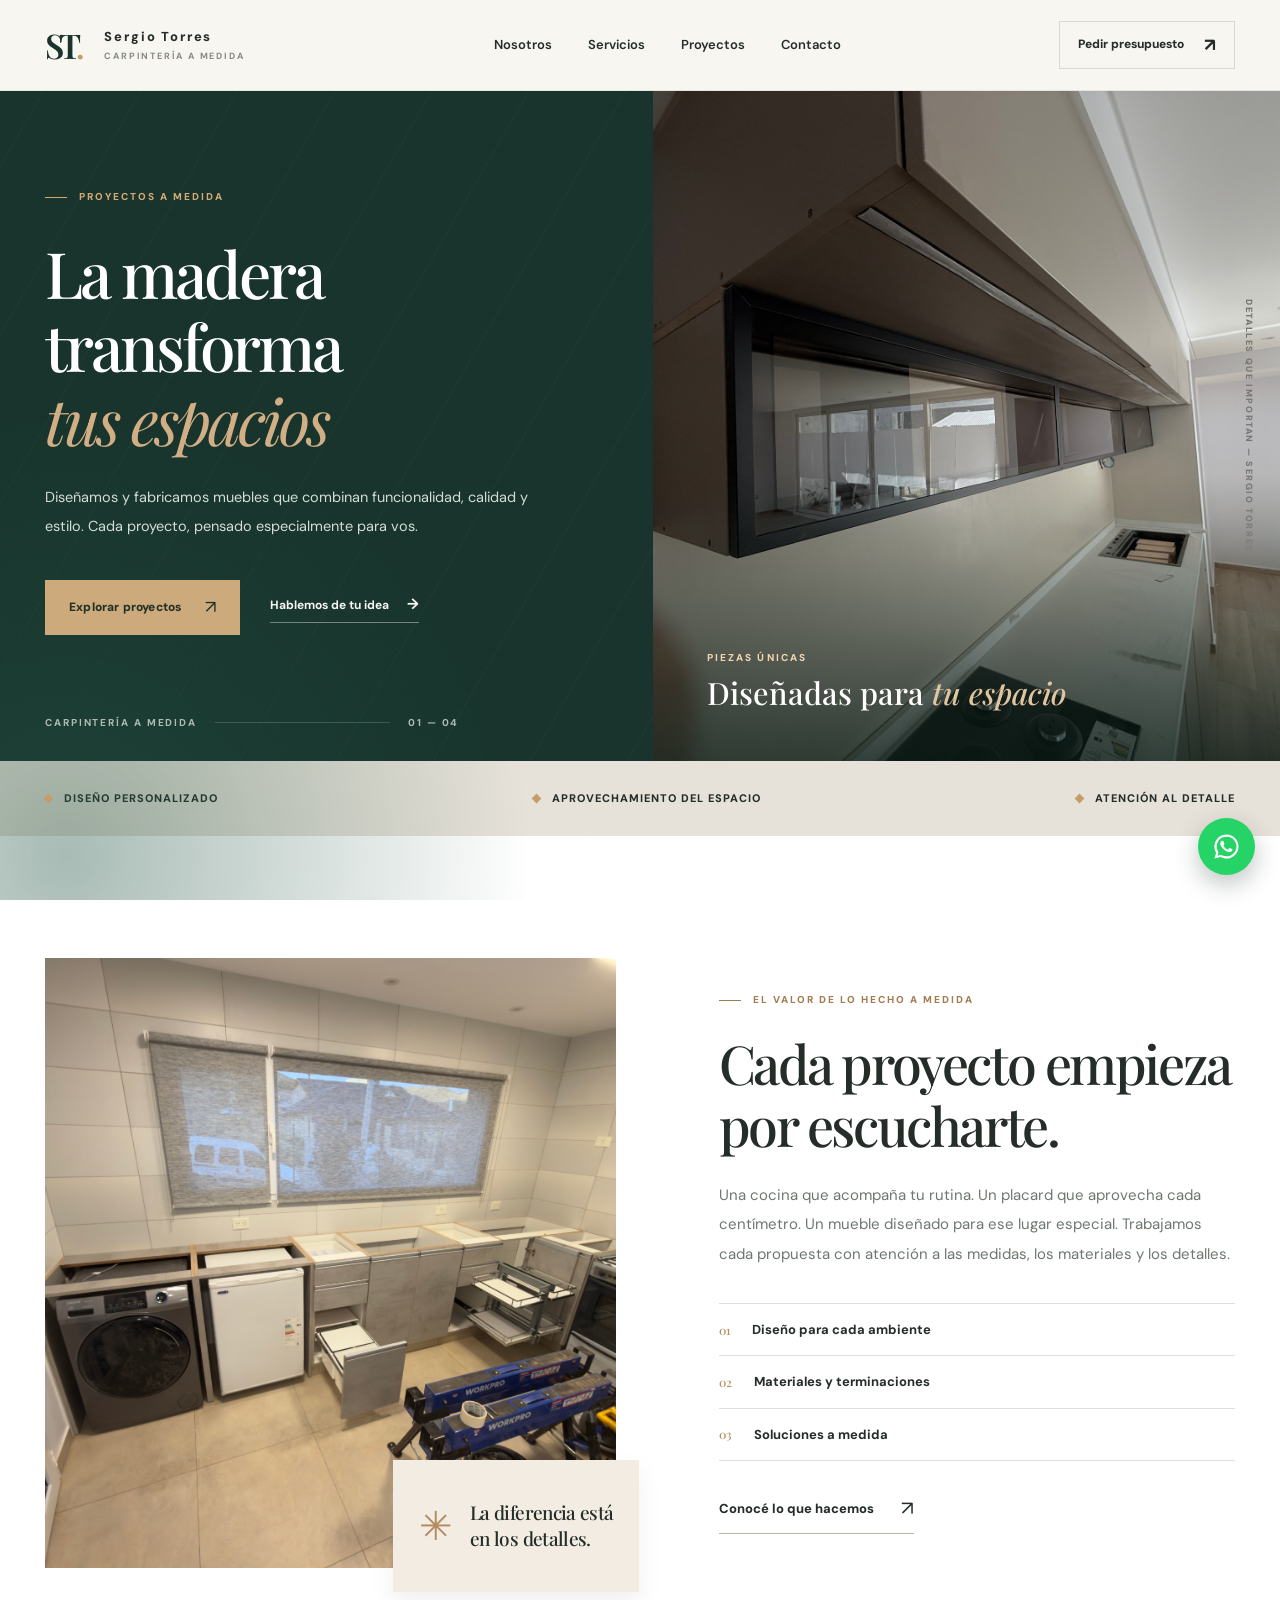
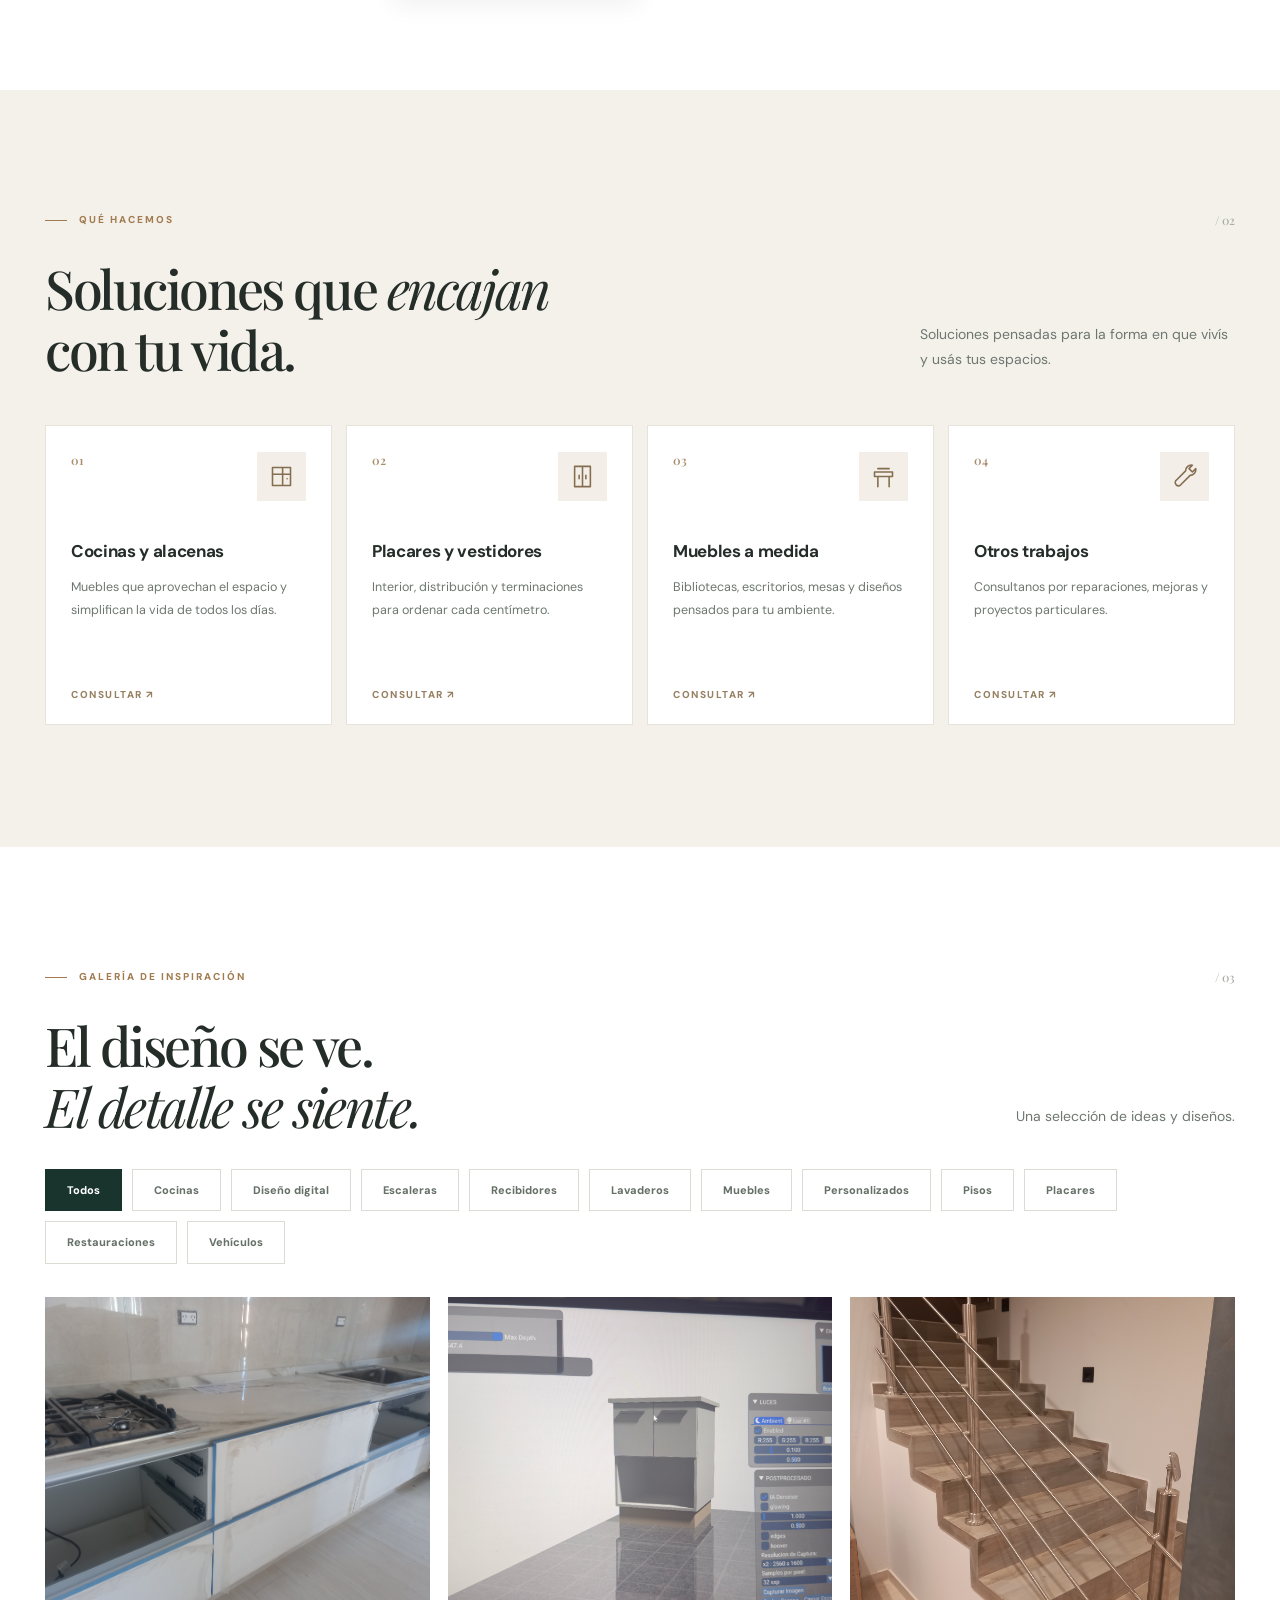
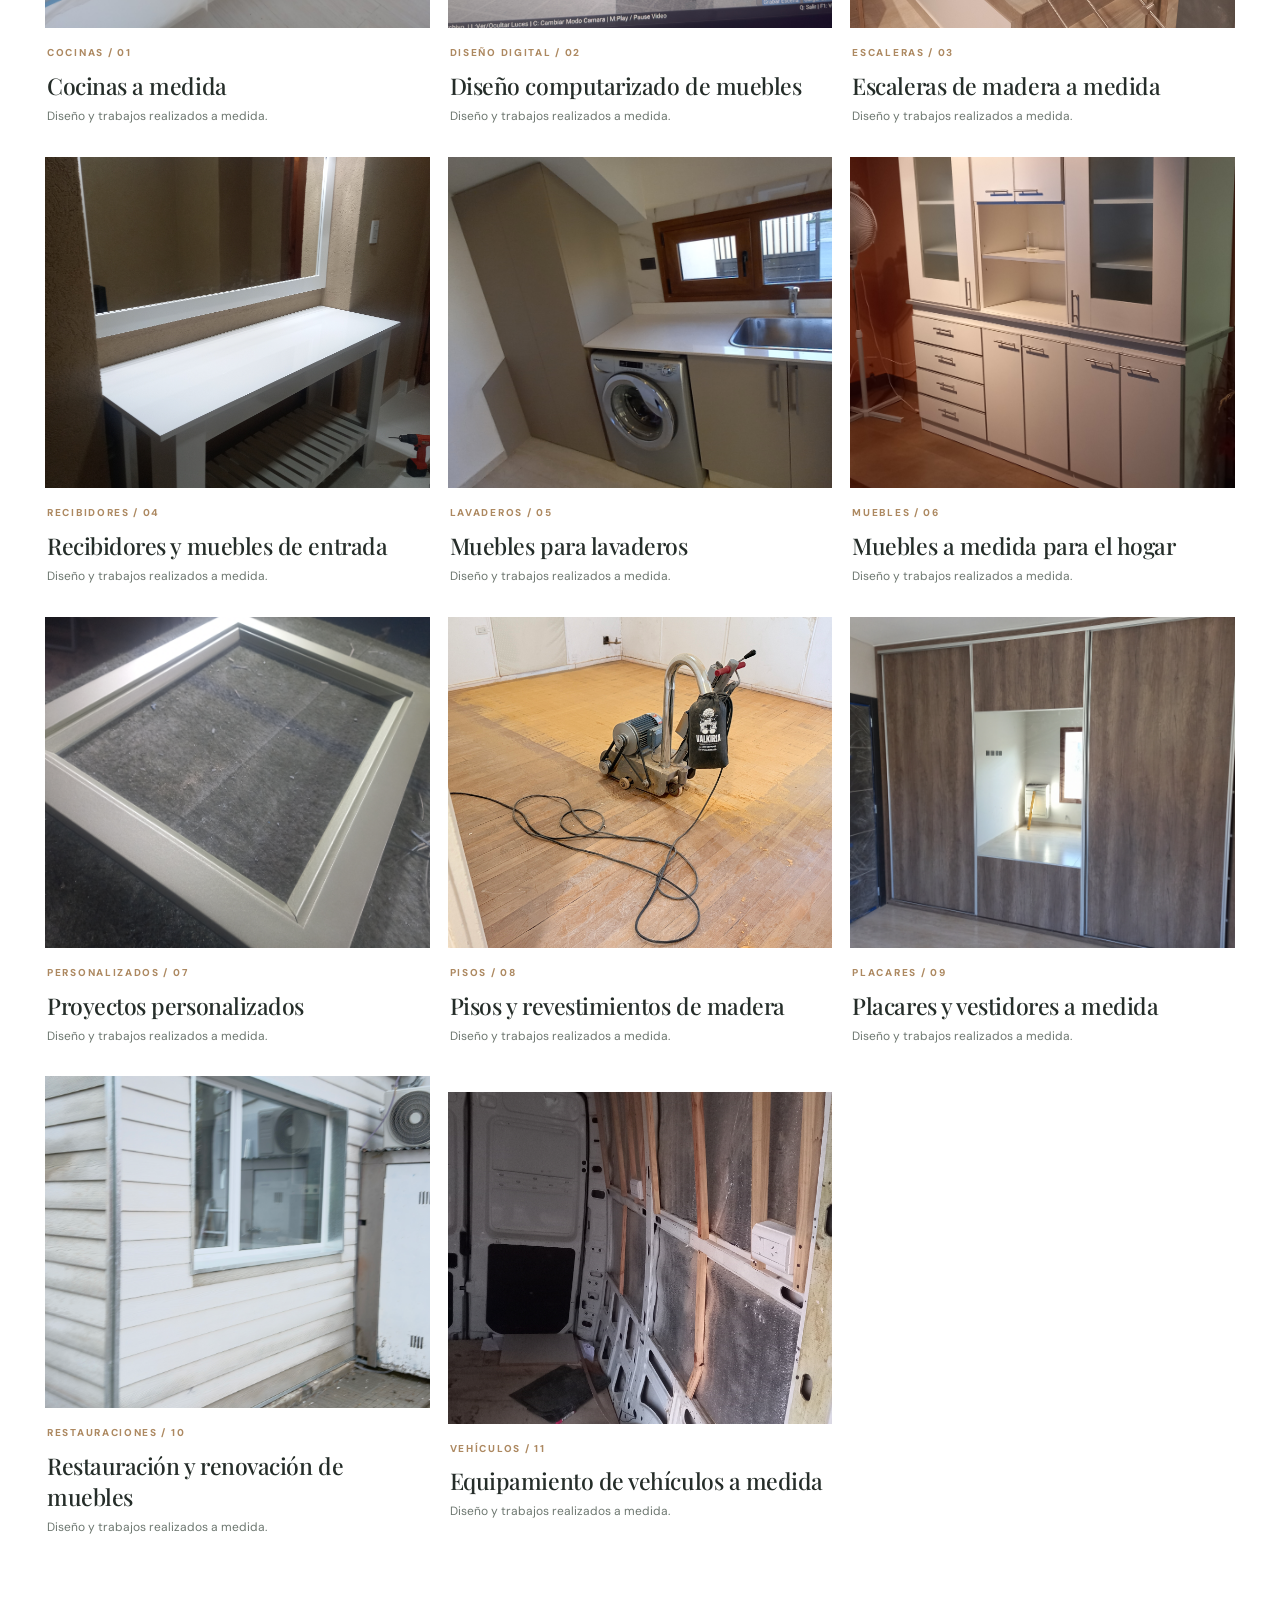
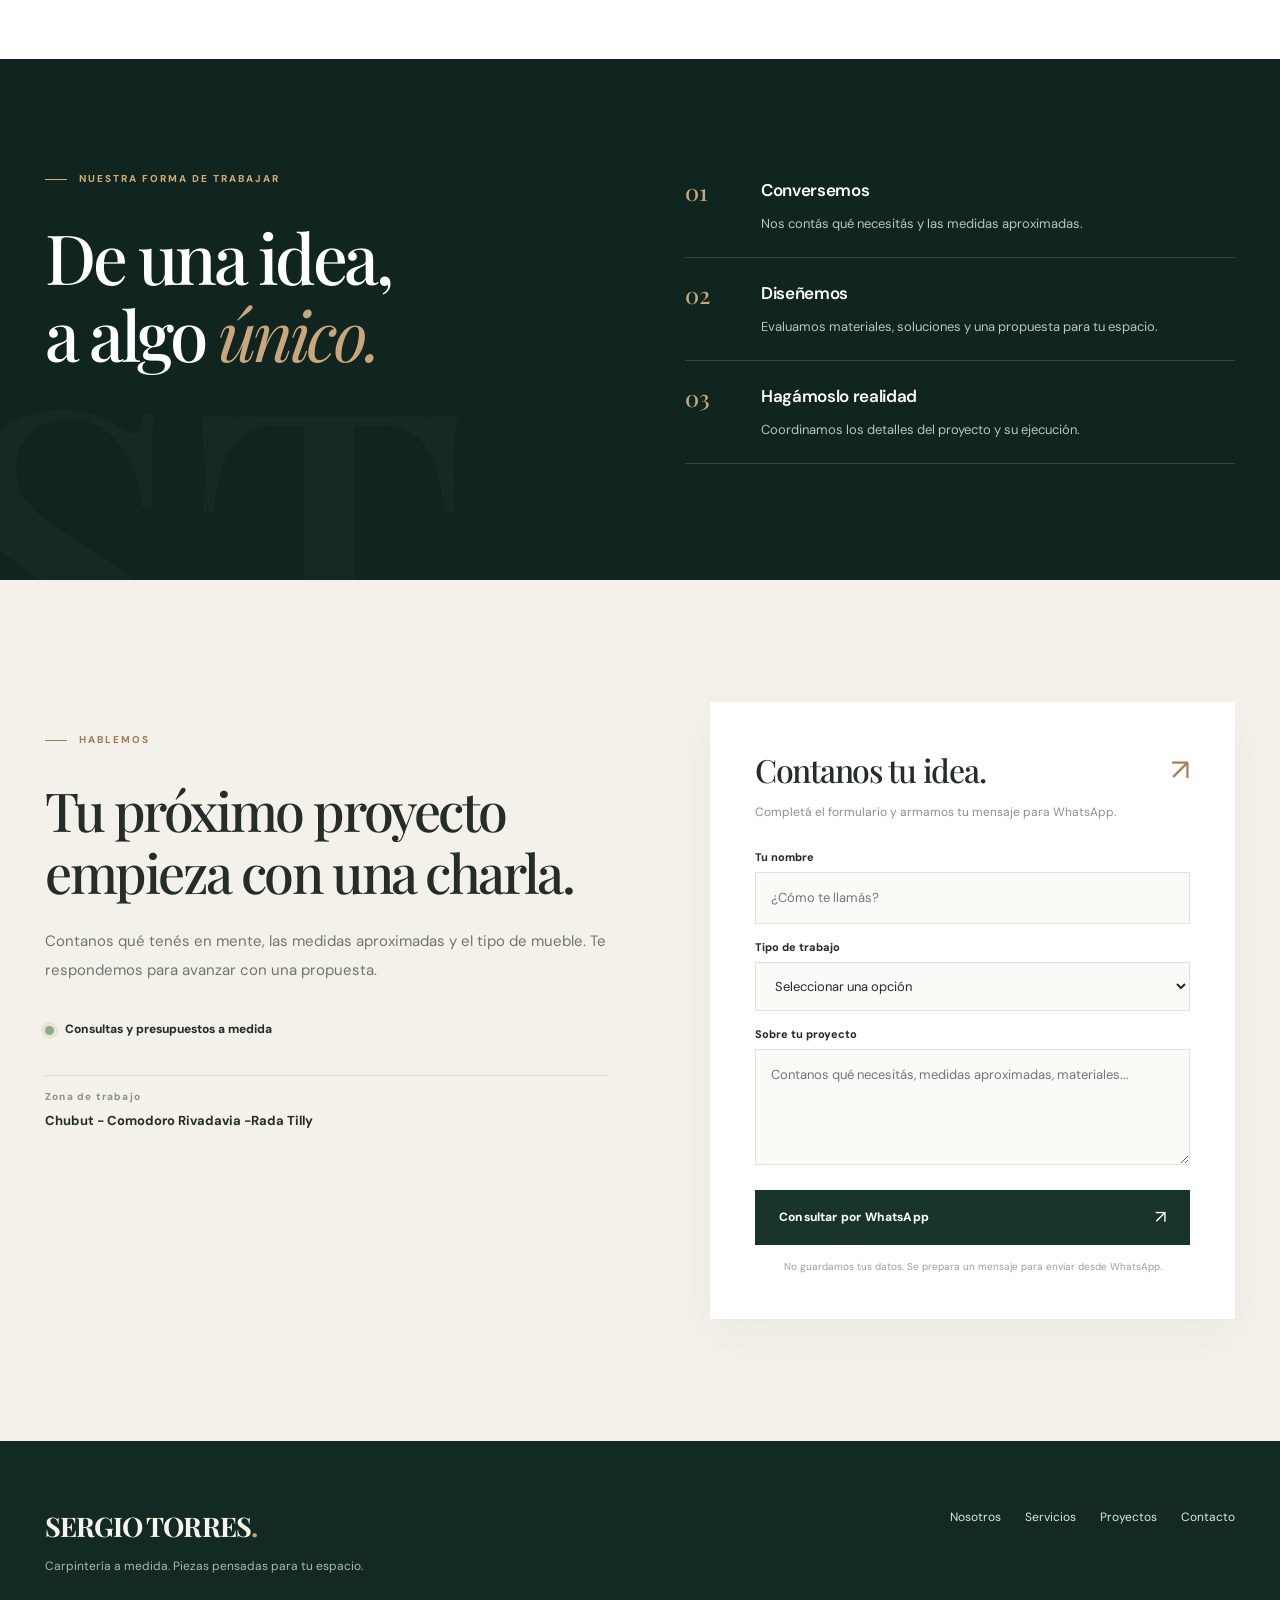
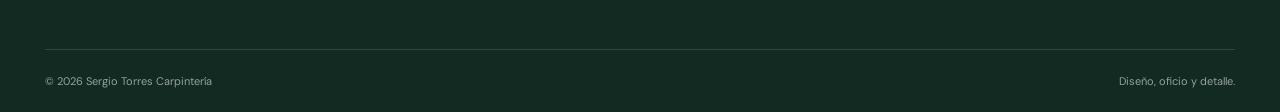
<file: index.html>
<!doctype html>
<html lang="es-AR">
<head>
  <meta charset="utf-8"><meta name="viewport" content="width=device-width,initial-scale=1">
  <meta name="theme-color" content="#17302a"><meta name="description" content="Sergio Torres Carpintería. Muebles y espacios a medida: cocinas, placares y diseños personalizados.">
  <title>Sergio Torres Carpintería | Muebles hechos para vos</title>
  <link rel="icon" type="image/svg+xml" href="/assets/logo.svg">
  <link rel="preconnect" href="https://fonts.googleapis.com"><link rel="preconnect" href="https://fonts.gstatic.com" crossorigin>
  <link href="https://fonts.googleapis.com/css2?family=DM+Sans:wght@400;500;600;700;800&family=Manrope:wght@400;500;600;700;800&family=Playfair+Display:ital,wght@0,400;0,500;0,600;1,400;1,500&display=swap" rel="stylesheet">
  <link rel="stylesheet" href="/assets/site.css"><script defer src="/assets/site.js"></script>
</head>
<body>
 <header class="site-header" id="inicio">
   <div class="container header-content">
     <a class="brand" href="#inicio" aria-label="Sergio Torres Carpintería, inicio"><span class="brand-symbol">ST<span class="brand-dot">.</span></span><span class="brand-label"><strong id="brand">SERGIO TORRES</strong><span id="tagline">CARPINTERÍA A MEDIDA</span></span></a>
     <button class="menu-button" type="button" aria-label="Abrir menú" aria-expanded="false" aria-controls="main-menu"><span></span><span></span><span></span></button>
     <nav class="nav" id="main-menu" aria-label="Menú principal"><a href="#nosotros">Nosotros</a><a href="#servicios">Servicios</a><a href="#proyectos">Proyectos</a><a href="#contacto">Contacto</a></nav>
     <a class="nav-cta" href="#contacto">Pedir presupuesto <span aria-hidden="true">↗</span></a>
   </div>
 </header>
 <main>
  <section class="hero" aria-labelledby="hero-title">
    <div class="hero-background-pattern" aria-hidden="true"></div>
    <div class="hero-left">
      <div class="hero-inner"><div class="eyebrow light"><span class="eyebrow-line"></span><span id="hero-eyebrow">DISEÑO · OFICIO · DETALLE</span></div>
      <h1 id="hero-title"><span id="hero-first">Muebles con carácter.</span><em id="hero-second">Espacios con vida.</em></h1>
      <p class="hero-desc" id="hero-description">Transformamos ideas en muebles únicos. Diseños a medida para aprovechar cada espacio, con materiales y detalles que se sienten propios.</p>
      <div class="hero-actions"><a class="btn btn-gold" href="#proyectos">Explorar proyectos <span aria-hidden="true">↗</span></a><a href="#contacto" class="link-under light-link">Hablemos de tu idea <span aria-hidden="true">→</span></a></div>
      </div>
      <div class="hero-foot"><span>CARPINTERÍA A MEDIDA</span><span class="hero-foot-line"></span><span>01 — 04</span></div>
    </div>
    <div class="hero-visual"><img id="hero-image" alt="Ambiente de diseño con muebles en madera" src="https://images.unsplash.com/photo-1600607687920-4e2a09cf159d?auto=format&fit=crop&w=1600&q=85"><div class="hero-visual-shade"></div><div class="hero-photo-label"><span class="hero-photo-small">PIEZAS ÚNICAS</span><span>Diseñadas para <em>tu espacio</em></span></div><div class="hero-vertical">DETALLES QUE IMPORTAN — SERGIO TORRES</div></div>
  </section>
  <div class="marquee-strip"><div class="container strip-inner"><span><i class="diamond"></i>DISEÑO PERSONALIZADO</span><span><i class="diamond"></i>APROVECHAMIENTO DEL ESPACIO</span><span><i class="diamond"></i>ATENCIÓN AL DETALLE</span></div></div>
  <section id="nosotros" class="section about"><div class="container about-grid">
    <div class="about-visual"><img loading="lazy" id="about-image" src="https://images.unsplash.com/photo-1600566753190-17f0baa2a6c3?auto=format&fit=crop&w=1050&q=85" alt="Detalle de un ambiente con carpintería a medida"><div class="about-badge"><span class="badge-glyph">✳</span><span>La diferencia está<br>en los detalles.</span></div></div>
    <div class="about-text"><div class="eyebrow"><span class="eyebrow-line"></span><span id="about-eyebrow">EL VALOR DE LO HECHO A MEDIDA</span></div>
      <h2 id="about-title">Cada proyecto empieza por escucharte.</h2><p class="body-copy" id="about-description">Una cocina que acompaña tu rutina. Un placard que aprovecha cada centímetro. Un mueble diseñado para ese lugar especial.</p>
      <div class="about-points"><div><span>01</span><p>Diseño para cada ambiente</p></div><div><span>02</span><p>Materiales y terminaciones</p></div><div><span>03</span><p>Soluciones a medida</p></div></div><a class="text-link" href="#servicios">Conocé lo que hacemos <span>↗</span></a>
    </div>
  </div></section>
  <section class="section services" id="servicios"><div class="container">
    <div class="section-topline"><div class="eyebrow"><span class="eyebrow-line"></span>QUÉ HACEMOS</div><span class="section-index">/ 02</span></div>
    <div class="section-heading"><h2>Soluciones que <em>encajan</em><br>con tu vida.</h2><p id="services-intro">Soluciones pensadas para la forma en que vivís y usás tus espacios.</p></div>
    <div class="service-grid" id="service-grid"><!-- Se completa leyendo /data/services.json --></div>
  </div></section>
  <section class="section portfolio" id="proyectos"><div class="container">
    <div class="section-topline"><div class="eyebrow"><span class="eyebrow-line"></span>GALERÍA DE INSPIRACIÓN</div><span class="section-index">/ 03</span></div>
    <div class="section-heading portfolio-heading"><h2>El diseño se ve.<br><em>El detalle se siente.</em></h2><p id="projects-intro">Una selección de ideas y diseños. Próximamente, fotos de trabajos realizados por Sergio Torres Carpintería.</p></div>
    <div class="filters" id="filters" role="group" aria-label="Filtrar proyectos"><button type="button" data-filter="Todos" aria-pressed="true">Todos</button><button type="button" data-filter="Cocinas" aria-pressed="false">Cocinas</button><button type="button" data-filter="Placares" aria-pressed="false">Placares</button><button type="button" data-filter="Muebles" aria-pressed="false">Muebles</button><button type="button" data-filter="Otros" aria-pressed="false">Otros</button></div>
    <div class="project-grid" id="project-grid"><p class="loading">Cargando galería...</p></div><p id="example-note" class="example-note" hidden>Las fotografías identificadas como “Imagen ilustrativa” son referencias visuales, no trabajos realizados por la carpintería.</p>
  </div></section>
  <section class="approach"><div class="container approach-grid"><div><div class="eyebrow light"><span class="eyebrow-line"></span>NUESTRA FORMA DE TRABAJAR</div><h2>De una idea,<br>a algo <em>único.</em></h2></div><div class="approach-steps"><div class="approach-step"><span>01</span><div><h3>Conversemos</h3><p>Nos contás qué necesitás y las medidas aproximadas.</p></div></div><div class="approach-step"><span>02</span><div><h3>Diseñemos</h3><p>Evaluamos materiales, soluciones y una propuesta para tu espacio.</p></div></div><div class="approach-step"><span>03</span><div><h3>Hagámoslo realidad</h3><p>Coordinamos los detalles del proyecto y su ejecución.</p></div></div></div></div></section>
  <section id="contacto" class="section contact"><div class="container contact-grid">
    <div class="contact-copy"><div class="eyebrow"><span class="eyebrow-line"></span>HABLEMOS</div><h2 id="contact-title">Tu próximo proyecto empieza con una charla.</h2><p class="body-copy" id="contact-description">Contanos qué tenés en mente, las medidas aproximadas y el tipo de mueble. Te respondemos para avanzar con una propuesta.</p><div class="contact-availability"><span class="availability-dot"></span>Consultas y presupuestos a medida</div><div class="contact-detail" id="city-detail" hidden><span>Zona de trabajo</span><strong id="city"></strong></div><a id="email-link" class="contact-detail link-detail" href="#" hidden><span>Correo</span><strong id="email-value"></strong></a><a id="instagram-link" class="contact-detail link-detail" href="#" target="_blank" rel="noopener noreferrer" hidden><span>Instagram</span><strong>Ver nuestro perfil ↗</strong></a></div>
    <form class="contact-form" id="contact-form"><div class="form-heading"><h3>Contanos tu idea.</h3><span>↗</span></div><p>Completá el formulario y armamos tu mensaje para WhatsApp.</p><label for="client-name">Tu nombre</label><input id="client-name" required maxlength="90" autocomplete="name" placeholder="¿Cómo te llamás?"><label for="client-type">Tipo de trabajo</label><select id="client-type" required><option value="">Seleccionar una opción</option><option>Cocina o alacena</option><option>Placard o vestidor</option><option>Mueble a medida</option><option>Otro trabajo</option></select><label for="client-message">Sobre tu proyecto</label><textarea id="client-message" required maxlength="800" rows="4" placeholder="Contanos qué necesitás, medidas aproximadas, materiales..."></textarea><button type="submit" class="btn btn-dark">Consultar por WhatsApp <span>↗</span></button><p class="form-privacy">No guardamos tus datos. Se prepara un mensaje para enviar desde WhatsApp.</p></form>
  </div></section>
 </main>
 <dialog id="project-dialog" class="project-dialog" aria-labelledby="dialog-title">
   <div class="dialog-layout">
     <div class="dialog-image-wrap">
       <button type="button" id="dialog-close" class="dialog-close" aria-label="Cerrar galería">×</button>
       <img id="dialog-photo" alt="" src="/media/galeria/cocinas-a-medida/foto-0081.jpg">
       <p id="dialog-no-photo" class="dialog-no-photo" hidden>Este proyecto todavía no tiene fotografías.</p>
       <div class="dialog-controls">
         <button id="dialog-prev" type="button" aria-label="Foto anterior">←</button>
         <span id="dialog-count"></span>
         <button id="dialog-next" type="button" aria-label="Foto siguiente">→</button>
       </div>
     </div>
     <div class="dialog-info">
       <div class="eyebrow"><span class="eyebrow-line"></span><span id="dialog-category">Carpintería a medida</span></div>
       <h2 id="dialog-title">Trabajo realizado</h2>
       <p id="dialog-description"></p>
       <p id="dialog-example" class="dialog-example" hidden>Trabajo real de la carpintería.</p>
       <a href="#contacto" class="btn btn-dark dialog-cta" id="dialog-cta">Consultar por un trabajo similar ↗</a>
     </div>
   </div>
 </dialog>
 <footer class="footer"><div class="container footer-grid"><div><a class="footer-brand" href="#inicio">SERGIO TORRES<span>.</span></a><p>Carpintería a medida. Piezas pensadas para tu espacio.</p></div><div class="footer-nav"><a href="#nosotros">Nosotros</a><a href="#servicios">Servicios</a><a href="#proyectos">Proyectos</a><a href="#contacto">Contacto</a></div><div class="footer-bottom"><span>© <span id="year"></span> Sergio Torres Carpintería</span><span>Diseño, oficio y detalle.</span></div></div></footer>
 <a id="floating-wa" class="floating-wa" href="#contacto" aria-label="Contactar por WhatsApp"><svg viewBox="0 0 24 24" aria-hidden="true"><path fill="currentColor" d="M12 2a10 10 0 0 0-8.6 15.13L2 22l4.99-1.31A10 10 0 1 0 12 2zm0 18.17a8.2 8.2 0 0 1-4.15-1.14l-.3-.18-2.96.78.8-2.89-.2-.31A8.17 8.17 0 1 1 12 20.17zm4.5-6.12c-.25-.13-1.47-.73-1.7-.8-.23-.1-.4-.13-.56.12-.16.25-.64.8-.78.97-.15.16-.3.19-.55.06-.25-.13-1.07-.39-2.04-1.26-.76-.67-1.26-1.5-1.4-1.75-.15-.25-.02-.38.11-.5.11-.12.25-.3.38-.44.13-.15.16-.26.25-.42.08-.17.04-.32-.02-.45-.06-.13-.56-1.36-.78-1.86-.2-.49-.41-.42-.56-.43h-.48c-.16 0-.43.06-.66.32-.23.25-.86.85-.86 2.07s.88 2.39 1 2.56c.13.16 1.74 2.65 4.22 3.72.6.26 1.06.41 1.42.53.6.19 1.14.16 1.57.1.48-.07 1.47-.6 1.68-1.2.2-.59.2-1.1.15-1.2-.07-.1-.23-.16-.48-.29z"/></svg></a>
 <div class="toast" id="toast" role="status" aria-live="polite"></div>
</body>
</html>
</file>
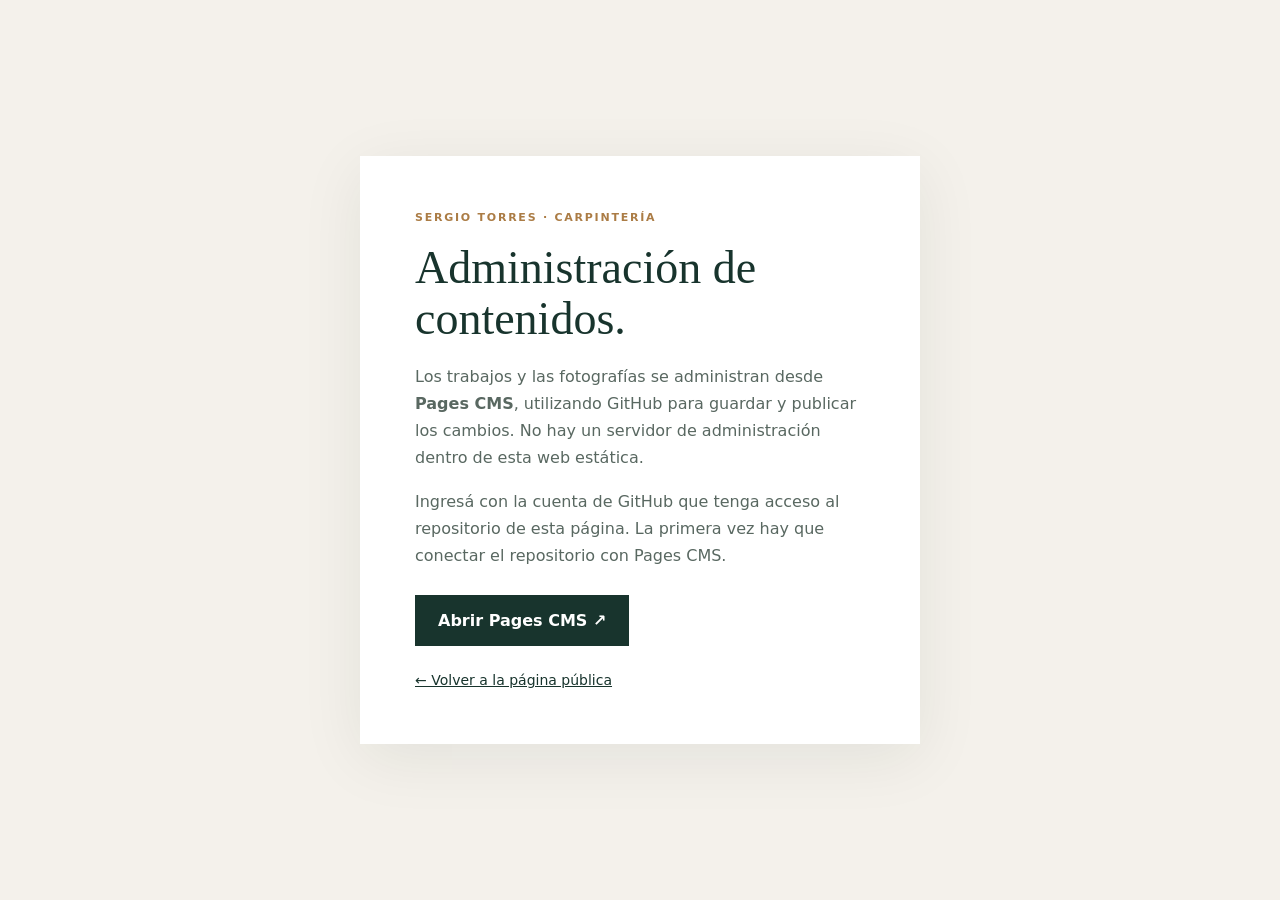
<file: admin/index.html>
<!doctype html>
<html lang="es-AR">
<head>
  <meta charset="utf-8">
  <meta name="viewport" content="width=device-width, initial-scale=1">
  <meta name="robots" content="noindex, nofollow">
  <title>Administrar contenidos | Sergio Torres Carpintería</title>
  <link rel="icon" href="/assets/logo.svg" type="image/svg+xml">
  <style>
    :root{font-family:system-ui,-apple-system,Segoe UI,sans-serif;color:#18342d;background:#f4f1eb}
    *{box-sizing:border-box}body{margin:0;min-height:100vh;display:grid;place-items:center;padding:24px}
    main{max-width:560px;background:#fff;padding:clamp(28px,5vw,55px);box-shadow:0 14px 60px #10251f13}
    .eyebrow{color:#ab7c45;font-size:11px;font-weight:800;letter-spacing:.16em;text-transform:uppercase}
    h1{font-family:Georgia,serif;font-size:clamp(31px,4vw,46px);line-height:1.12;font-weight:normal;margin:18px 0}
    p{line-height:1.7;color:#596861}a.action{display:inline-block;background:#18342d;color:#fff;padding:16px 23px;margin-top:10px;text-decoration:none;font-weight:700}
    a.back{color:#18342d;font-size:14px;display:inline-block;margin-top:26px}
  </style>
</head>
<body>
  <main>
    <div class="eyebrow">Sergio Torres · Carpintería</div>
    <h1>Administración de contenidos.</h1>
    <p>Los trabajos y las fotografías se administran desde <strong>Pages CMS</strong>, utilizando GitHub para guardar y publicar los cambios. No hay un servidor de administración dentro de esta web estática.</p>
    <p>Ingresá con la cuenta de GitHub que tenga acceso al repositorio de esta página. La primera vez hay que conectar el repositorio con Pages CMS.</p>
    <a class="action" href="https://app.pagescms.org/" target="_blank" rel="noopener noreferrer">Abrir Pages CMS ↗</a>
    <div><a class="back" href="/">← Volver a la página pública</a></div>
  </main>
</body>
</html>
</file>
<file: assets/site.css>
/* Diseño visual de Sergio Torres Carpintería */
:root {
  --forest:#18342d;
  --deep:#10251f;
  --cream:#f8f6f1;
  --linen:#eeeae2;
  --white:#fff;
  --gold:#c69d69;
  --ink:#252d29;
  --muted:#6d7770;
  --line:#dedfd8;
  --serif:'Playfair Display',Georgia,serif;
  --sans:'DM Sans',Arial,sans-serif
}

* {
  box-sizing:border-box
}

html {
  scroll-behavior:smooth;
  scroll-padding-top:85px
}

body {
  margin:0;
  color:var(--ink);
  background:var(--cream);
  font:400 15px/1.65 var(--sans);
  -webkit-font-smoothing:antialiased
}

a {
  color:inherit;
  text-decoration:none
}

button,input,select,textarea {
  font:inherit
}

button {
  cursor:pointer
}

img {
  width:100%;
  height:100%;
  object-fit:cover;
  display:block
}

h1,h2,h3,p {
  margin-top:0
}

h2 {
  font:500 clamp(37px,4.2vw,62px)/1.15 var(--serif);
  letter-spacing:-.045em
}

h2 em,h1 em {
  font-weight:400
}

h3 {
  letter-spacing:-.02em
}

::selection {
  color:white;
  background:#a68255
}

:focus-visible {
  outline:3px solid var(--gold);
  outline-offset:3px
}

.container {
  width:min(1240px,calc(100% - 90px));
  margin-inline:auto
}

.section {
  padding:122px 0
}

.eyebrow {
  display:flex;
  align-items:center;
  gap:12px;
  font-size:10px;
  font-weight:800;
  letter-spacing:.20em;
  color:#a27c50;
  text-transform:uppercase
}

.eyebrow-line {
  width:22px;
  height:1px;
  background:currentColor;
  flex:0 0 auto
}

.eyebrow.light {
  color:#d5aa72
}

.site-header {
  position:relative;
  z-index:25;
  background:var(--cream);
  border-bottom:1px solid #e7e5df
}

.header-content {
  height:90px;
  display:flex;
  align-items:center;
  justify-content:space-between;
  gap:24px
}

.brand {
  display:flex;
  align-items:center;
  gap:14px;
  min-width:230px
}

.brand-symbol {
  font:600 34px/.9 var(--serif);
  color:var(--forest);
  letter-spacing:-.14em;
  padding-right:6px
}

.brand-dot {
  color:var(--gold);
  font-size:32px;
  letter-spacing:0
}

.brand-label {
  display:flex;
  flex-direction:column;
  line-height:1.35;
  gap:5px
}

.brand-label strong {
  font-size:13px;
  letter-spacing:.14em;
  font-weight:800
}

.brand-label span {
  font-size:9px;
  font-weight:700;
  letter-spacing:.20em;
  color:#828a81
}

.nav {
  display:flex;
  gap:36px;
  align-items:center
}

.nav a {
  font-size:13px;
  font-weight:600;
  transition:color .2s
}

.nav a:hover {
  color:#ab824e
}

.nav-cta {
  display:flex;
  align-items:center;
  justify-content:center;
  gap:20px;
  border:1px solid #d5d9cf;
  padding:13px 18px;
  font-size:12px;
  font-weight:800;
  white-space:nowrap;
  transition:background .2s,color .2s
}

.nav-cta:hover {
  background:var(--forest);
  color:#fff
}

.nav-cta span {
  font-size:18px;
  line-height:1
}

.menu-button {
  display:none;
  background:transparent;
  border:0;
  width:42px;
  height:42px;
  padding:8px
}

.menu-button span {
  display:block;
  height:2px;
  background:var(--forest);
  margin:5px 0
}

.hero {
  min-height:670px;
  display:grid;
  grid-template-columns:51% 49%;
  background:var(--forest);
  color:white;
  overflow:hidden
}

.hero-left {
  position:relative;
  display:flex;
  flex-direction:column;
  justify-content:space-between;
  padding:98px max(45px,calc((100vw - 1240px)/2)) 30px max(45px,calc((100vw - 1240px)/2));
  padding-right:36px;
  isolation:isolate
}

.hero-background-pattern {
  position:absolute;
  left:0;
  top:0;
  width:51%;
  height:100%;
  pointer-events:none;
  opacity:.4;
  background:radial-gradient(circle at 10% 95%,#275646 0%,transparent 45%),repeating-linear-gradient(120deg,transparent 0,transparent 83px,#fff1 83px,#fff1 84px)
}

.hero-inner {
  z-index:1;
  max-width:620px
}

.hero h1 {
  font:500 clamp(48px,5vw,77px)/1.15 var(--serif);
  letter-spacing:-.047em;
  margin:30px 0 27px
}

.hero h1 span,.hero h1 em {
  display:block
}

.hero h1 em {
  color:#d1ae84
}

.hero-desc {
  font-size:14.5px;
  line-height:2.0;
  color:#d2ded6;
  max-width:495px;
  margin-bottom:39px
}

.hero-actions {
  display:flex;
  align-items:center;
  gap:30px;
  flex-wrap:wrap
}

.btn {
  min-height:55px;
  border:none;
  display:inline-flex;
  align-items:center;
  justify-content:space-between;
  gap:24px;
  padding:0 24px;
  font-size:12px;
  font-weight:800;
  letter-spacing:.015em;
  transition:transform .2s,background .2s
}

.btn:hover {
  transform:translateY(-2px)
}

.btn span {
  font-size:18px;
  font-weight:400
}

.btn-gold {
  background:#cdaa7c;
  color:#213128
}

.btn-gold:hover {
  background:#e2c399
}

.link-under {
  font-size:12px;
  font-weight:700;
  border-bottom:1px solid #e5e2d875;
  padding-bottom:5px;
  white-space:nowrap
}

.link-under span {
  padding-left:15px;
  font-size:15px
}

.light-link {
  color:#f7f6f2
}

.hero-foot {
  position:relative;
  z-index:1;
  display:flex;
  align-items:center;
  gap:18px;
  color:#adbdb3;
  font-size:10px;
  letter-spacing:.19em;
  font-weight:700;
  padding-top:70px
}

.hero-foot-line {
  height:1px;
  flex:1;
  max-width:175px;
  background:#74908265
}

.hero-visual {
  position:relative;
  min-height:670px;
  background:linear-gradient(135deg,#9b8771,#dfceae)
}

.hero-visual>img {
  position:absolute;
  inset:0
}

.hero-visual-shade {
  position:absolute;
  inset:0;
  background:linear-gradient(0deg,#0c1f19b8,transparent 43%)
}

.hero-photo-label {
  position:absolute;
  bottom:48px;
  left:54px;
  display:flex;
  flex-direction:column;
  gap:9px;
  max-width:70%;
  font:500 clamp(21px,2.4vw,34px)/1.3 var(--serif)
}

.hero-photo-label em {
  color:#dfc5a0
}

.hero-photo-small {
  font:800 10px var(--sans);
  letter-spacing:.21em;
  color:#f1d5af
}

.hero-vertical {
  position:absolute;
  right:25px;
  top:50%;
  writing-mode:vertical-rl;
  transform:translateY(-50%);
  font:800 9px var(--sans);
  letter-spacing:.18em;
  color:#fff9;
  mix-blend-mode:difference
}

.marquee-strip {
  background:#e7e2d9
}

.strip-inner {
  min-height:75px;
  display:flex;
  align-items:center;
  justify-content:space-between;
  gap:16px
}

.strip-inner>span {
  display:flex;
  align-items:center;
  gap:12px;
  font-size:11px;
  font-weight:800;
  letter-spacing:.09em;
  white-space:nowrap
}

.diamond {
  width:7px;
  height:7px;
  background:var(--gold);
  transform:rotate(45deg);
  display:inline-block
}

.about {
  background:#fff
}

.about-grid {
  display:grid;
  grid-template-columns:48% 1fr;
  gap:clamp(55px,8vw,130px);
  align-items:center
}

.about-visual {
  position:relative;
  height:610px;
  background:#b9aa8a
}

.about-visual img {
  object-position:50% 50%
}

.about-badge {
  position:absolute;
  bottom:-24px;
  right:-23px;
  background:#f3ece2;
  min-width:235px;
  min-height:132px;
  padding:23px 26px;
  display:flex;
  align-items:center;
  gap:17px;
  box-shadow:0 12px 25px #00000010
}

.badge-glyph {
  font-size:40px;
  line-height:1;
  color:#b38d60
}

.about-badge span:last-child {
  font:500 19px/1.35 var(--serif);
  letter-spacing:-.035em
}

.about-text {
  padding:30px 0
}

.about-text h2 {
  margin:24px 0 25px;
  max-width:560px
}

.body-copy {
  font-size:15px;
  line-height:1.95;
  color:var(--muted)
}

.about-points {
  margin:34px 0 31px;
  border-top:1px solid var(--line)
}

.about-points>div {
  display:flex;
  align-items:center;
  gap:22px;
  padding:15px 0;
  border-bottom:1px solid var(--line)
}

.about-points span {
  font:500 12px var(--serif);
  color:#b28c5d
}

.about-points p {
  margin:0;
  font-size:13px;
  font-weight:700
}

.text-link {
  font-size:13px;
  font-weight:800;
  border-bottom:1px solid #b8b6ac;
  padding-bottom:8px;
  display:inline-flex;
  align-items:center;
  gap:27px
}

.text-link span {
  font-size:20px;
  font-weight:400
}

.services {
  background:#f4f1eb
}

.section-topline {
  display:flex;
  justify-content:space-between;
  align-items:center
}

.section-index {
  font:500 12px var(--serif);
  color:#a8aca4
}

.section-heading {
  display:flex;
  justify-content:space-between;
  align-items:end;
  gap:30px;
  margin:28px 0 45px
}

.section-heading h2 {
  margin:0
}

.section-heading p {
  color:var(--muted);
  font-size:14px;
  line-height:1.8;
  max-width:315px;
  margin:0 0 8px
}

.service-grid {
  display:grid;
  grid-template-columns:repeat(4,1fr);
  gap:14px
}

.service-card {
  background:#fff;
  border:1px solid #e7e3da;
  padding:26px 25px 21px;
  min-height:300px;
  display:flex;
  flex-direction:column;
  transition:transform .2s,box-shadow .2s,border-color .2s;
  cursor:pointer
}

.service-card:hover {
  transform:translateY(-5px);
  box-shadow:0 15px 35px #1c322414;
  border-color:#c5c8ba
}

.service-card-top {
  display:flex;
  justify-content:space-between;
  align-items:start;
  margin-bottom:36px
}

.service-num {
  font:600 12px var(--serif);
  color:#aa8d6c
}

.service-icon {
  width:49px;
  height:49px;
  background:#f3efe8;
  display:grid;
  place-items:center;
  color:#856d50
}

.service-icon svg {
  width:27px;
  height:27px
}

.service-card h3 {
  margin:0 0 11px;
  font-size:17px;
  font-weight:700;
  letter-spacing:-.02em
}

.service-card p {
  font-size:12.5px;
  line-height:1.8;
  color:var(--muted)
}

.service-card-tail {
  font-size:10px;
  letter-spacing:.15em;
  font-weight:800;
  margin-top:auto;
  color:#968061;
  padding-top:16px
}

.portfolio {
  background:#fff
}

.portfolio-heading {
  margin-bottom:32px
}

.filters {
  display:flex;
  gap:10px;
  flex-wrap:wrap;
  margin-bottom:33px
}

.filters button {
  background:transparent;
  border:1px solid #dddcd4;
  padding:11px 21px;
  font-size:11px;
  font-weight:800;
  color:#657067;
  transition:background .2s,color .2s
}

.filters button[aria-pressed=true],.filters button:hover {
  background:var(--forest);
  border-color:var(--forest);
  color:white
}

.project-grid {
  display:grid;
  grid-template-columns:repeat(3,1fr);
  gap:30px 18px
}

.project-card {
  min-width:0
}

.project-picture {
  position:relative;
  aspect-ratio:1.16/1;
  background:linear-gradient(125deg,#d4c5b1,#f0e6d7);
  overflow:hidden
}

.project-picture img {
  transition:transform .55s
}

.project-card:hover .project-picture img {
  transform:scale(1.05)
}

.project-arrow {
  position:absolute;
  bottom:0;
  right:0;
  background:#f8f6f1;
  padding:6px 16px;
  font-size:24px;
  opacity:0;
  transform:translateY(10px);
  transition:opacity .2s,transform .2s
}

.project-card:hover .project-arrow {
  opacity:1;
  transform:none
}

.project-meta {
  padding:17px 2px 0
}

.project-category {
  font-size:10px;
  letter-spacing:.17em;
  font-weight:800;
  color:#ad8961;
  margin-bottom:8px
}

.project-meta h3 {
  font:500 23px/1.35 var(--serif);
  margin:0
}

.project-description {
  font-size:12px;
  color:var(--muted);
  margin:6px 0 0
}

.project-example {
  display:inline-block;
  margin-top:8px;
  font-size:9px;
  font-weight:700;
  letter-spacing:.08em;
  color:#878d82
}

.example-note {
  color:#81877d;
  font-size:12px;
  margin:35px 0 0
}

.loading,.empty-projects {
  grid-column:1/-1;
  padding:50px;
  text-align:center;
  background:#f5f1e9;
  color:#6a7369
}

.approach {
  background:var(--deep);
  color:white;
  padding:112px 0 116px;
  position:relative;
  overflow:hidden
}

.approach:before {
  content:'ST';
  position:absolute;
  left:-55px;
  bottom:-140px;
  font:500 440px/.8 var(--serif);
  color:#ffffff06;
  pointer-events:none
}

.approach-grid {
  display:grid;
  grid-template-columns:1fr 1fr;
  gap:90px;
  position:relative
}

.approach h2 {
  font:500 clamp(47px,5.4vw,79px)/1.12 var(--serif);
  letter-spacing:-.05em;
  margin:30px 0
}

.approach h2 em {
  color:#c9a77c
}

.approach-steps {
  margin-top:5px
}

.approach-step {
  display:grid;
  grid-template-columns:60px 1fr;
  gap:16px;
  border-bottom:1px solid #ffffff25;
  padding:21px 0
}

.approach-step:first-child {
  padding-top:0
}

.approach-step>span {
  font:500 23px var(--serif);
  color:#c9a77c
}

.approach-step h3 {
  font-size:17px;
  font-weight:600;
  margin:0 0 9px
}

.approach-step p {
  color:#b9c5bd;
  line-height:1.75;
  font-size:13px;
  margin:0
}

.contact {
  background:#f4f1eb
}

.contact-grid {
  display:grid;
  grid-template-columns:1fr minmax(400px,525px);
  align-items:start;
  gap:clamp(60px,8vw,140px)
}

.contact-copy {
  padding-top:30px
}

.contact-copy h2 {
  margin:31px 0 24px
}

.contact-availability {
  display:flex;
  align-items:center;
  gap:11px;
  margin:35px 0;
  font-size:12px;
  font-weight:800
}

.availability-dot {
  background:#8eac82;
  width:9px;
  height:9px;
  border-radius:50%;
  box-shadow:0 0 0 4px #8eac8229
}

.contact-detail {
  display:flex;
  flex-direction:column;
  border-top:1px solid #dcd9d1;
  padding-top:13px;
  gap:4px;
  margin-top:20px
}

.contact-detail span {
  font-size:10px;
  font-weight:800;
  color:#8b967f;
  letter-spacing:.12em
}

.contact-detail strong {
  font-size:13px
}

.contact-detail[hidden] {
  display:none
}

.contact-form {
  background:#fff;
  padding:43px 45px;
  box-shadow:0 17px 45px #19382c0a
}

.form-heading {
  display:flex;
  justify-content:space-between;
  align-items:center
}

.form-heading h3 {
  font:500 32px var(--serif);
  letter-spacing:-.04em;
  margin:0
}

.form-heading span {
  font-size:30px;
  color:#a68159
}

.contact-form>p {
  font-size:12px;
  color:#8b9089;
  line-height:1.8;
  margin:8px 0 24px
}

.contact-form label {
  display:block;
  font-size:11px;
  font-weight:800;
  margin:14px 0 6px
}

.contact-form input,.contact-form select,.contact-form textarea {
  width:100%;
  background:#fbfaf7;
  border:1px solid #e2e1db;
  border-radius:0;
  padding:14px 15px;
  color:var(--ink);
  font-size:13px;
  outline:none
}

.contact-form input:focus,.contact-form select:focus,.contact-form textarea:focus {
  border-color:#a88a64;
  box-shadow:0 0 0 2px #dbc6a125
}

.contact-form textarea {
  resize:vertical;
  min-height:113px
}

.btn-dark {
  color:#fff;
  background:var(--forest);
  width:100%;
  margin-top:18px
}

.btn-dark:hover {
  background:#285348
}

.contact-form .form-privacy {
  font-size:10px;
  color:#9b9e96;
  text-align:center;
  margin:13px 0 0
}

.footer {
  background:#132a23;
  color:#f7f3ed;
  padding:67px 0 22px
}

.footer-grid {
  display:grid;
  grid-template-columns:1fr auto;
  gap:60px
}

.footer-brand {
  font:700 27px var(--serif);
  letter-spacing:-.035em
}

.footer-brand span {
  color:var(--gold)
}

.footer p {
  color:#aab9ae;
  font-size:12px;
  margin:12px 0
}

.footer-nav {
  display:flex;
  gap:24px;
  align-items:start
}

.footer-nav a {
  font-size:12px;
  color:#dce7df
}

.footer-nav a:hover {
  color:var(--gold)
}

.footer-bottom {
  grid-column:1/-1;
  display:flex;
  justify-content:space-between;
  border-top:1px solid #ffffff20;
  padding-top:22px;
  color:#93a399;
  font-size:11px
}

.floating-wa {
  position:fixed;
  right:25px;
  bottom:25px;
  z-index:40;
  width:57px;
  height:57px;
  border-radius:50%;
  background:#25d366;
  color:white;
  display:grid;
  place-items:center;
  box-shadow:0 9px 25px #10251944;
  transition:transform .2s
}

.floating-wa:hover {
  transform:translateY(-4px)
}

.floating-wa svg {
  width:29px;
  height:29px
}

.toast {
  position:fixed;
  z-index:50;
  right:24px;
  bottom:93px;
  padding:17px 20px;
  max-width:min(380px,calc(100% - 50px));
  background:var(--deep);
  color:white;
  box-shadow:0 12px 30px #0003;
  font-size:13px;
  line-height:1.5;
  opacity:0;
  visibility:hidden;
  transform:translateY(10px);
  transition:.2s
}

.toast.show {
  opacity:1;
  visibility:visible;
  transform:none
}

@media(max-width:1150px) {
  .container {
    width:min(100% - 60px,1240px)
  }
  .header-content {
    height:78px
  }
  .nav {
    gap:20px
  }
  .brand {
    min-width:190px
  }
  .nav-cta {
    padding:12px
  }
  .hero-left {
    padding:80px 30px 30px
  }
  .hero {
    min-height:620px
  }
  .hero-visual {
    min-height:620px
  }
  .service-card {
    padding:23px 17px
  }
  .about-grid {
    gap:60px
  }
  .contact-grid {
    gap:70px
  }
}

@media(max-width:900px) {
  .nav-cta {
    display:none
  }
  .service-grid {
    grid-template-columns:repeat(2,1fr)
  }
  .about-visual {
    height:525px
  }
  .about-grid {
    gap:42px
  }
  .about-badge {
    right:-10px
  }
  .section {
    padding:83px 0
  }
  .project-grid {
    gap:23px 15px
  }
  .project-meta h3 {
    font-size:19px
  }
  .contact-grid {
    grid-template-columns:1fr 1fr;
    gap:35px
  }
  .contact-form {
    padding:32px
  }
  .approach-grid {
    gap:35px
  }
}

@media(max-width:720px) {
  .container {
    width:calc(100% - 38px)
  }
  .header-content {
    height:70px
  }
  .brand {
    min-width:0
  }
  .brand-symbol {
    font-size:30px
  }
  .brand-label strong {
    font-size:11px
  }
  .brand-label span {
    font-size:8px
  }
  .menu-button {
    display:block
  }
  .nav {
    display:none;
    position:absolute;
    top:70px;
    left:0;
    right:0;
    background:var(--cream);
    padding:15px 24px 24px;
    box-shadow:0 15px 25px #0002;
    flex-direction:column;
    align-items:stretch;
    gap:0
  }
  .nav.open {
    display:flex
  }
  .nav a {
    padding:15px;
    border-bottom:1px solid #e9e5db
  }
  .hero {
    grid-template-columns:1fr
  }
  .hero-left {
    padding:68px 22px 20px;
    min-height:540px
  }
  .hero-background-pattern {
    width:100%;
    height:540px
  }
  .hero h1 {
    font-size:clamp(47px,10vw,66px);
    margin:22px 0
  }
  .hero-desc {
    font-size:14px
  }
  .hero-foot {
    padding-top:45px
  }
  .hero-visual {
    min-height:380px;
    height:380px
  }
  .hero-photo-label {
    left:30px;
    bottom:28px
  }
  .hero-vertical {
    right:13px
  }
  .strip-inner {
    min-height:66px;
    justify-content:center;
    gap:32px;
    overflow:hidden
  }
  .strip-inner>span {
    font-size:9px
  }
  .strip-inner>span:last-child {
    display:none
  }
  .section {
    padding:75px 0
  }
  .about-grid,.approach-grid,.contact-grid {
    grid-template-columns:1fr
  }
  .about-visual {
    height:470px;
    order:2
  }
  .about-text {
    order:1;
    padding:0
  }
  .about-text h2 {
    font-size:42px
  }
  .about-badge {
    right:0
  }
  .section-heading {
    display:block
  }
  .section-heading p {
    margin-top:20px
  }
  .service-grid {
    gap:12px
  }
  .service-card {
    min-height:250px
  }
  .project-grid {
    grid-template-columns:repeat(2,1fr)
  }
  .approach {
    padding:78px 0
  }
  .approach-grid {
    gap:36px
  }
  .approach h2 {
    font-size:55px
  }
  .contact {
    padding:70px 0
  }
  .contact-copy {
    padding:0
  }
  .footer-grid {
    grid-template-columns:1fr;
    gap:30px
  }
  .footer-nav {
    flex-wrap:wrap
  }
  .footer-bottom {
    gap:15px;
    flex-wrap:wrap
  }
}

@media(max-width:480px) {
  .hero-left {
    min-height:575px
  }
  .hero-actions {
    gap:20px
  }
  .hero-actions .btn {
    width:100%;
    justify-content:center
  }
  .hero h1 {
    font-size:47px
  }
  .hero-visual {
    height:305px;
    min-height:305px
  }
  .strip-inner>span:nth-child(2) {
    display:none
  }
  .service-grid {
    grid-template-columns:1fr
  }
  .service-card {
    min-height:210px
  }
  .service-card-top {
    margin-bottom:15px
  }
  .project-grid {
    grid-template-columns:1fr
  }
  .project-picture {
    aspect-ratio:1.45
  }
  .section-heading h2 {
    font-size:42px
  }
  .filters {
    gap:7px
  }
  .filters button {
    padding:9px 13px
  }
  .about-visual {
    height:360px
  }
  .about-badge {
    min-height:100px;
    min-width:190px;
    padding:13px;
    right:-4px
  }
  .contact-form {
    padding:30px 20px
  }
  .floating-wa {
    right:16px;
    bottom:17px;
    width:51px;
    height:51px
  }
}

@media(prefers-reduced-motion:reduce) {
  * {
    scroll-behavior:auto!important;
    transition:none!important
  }
}

/* Galería: las fichas son botones accesibles para abrir las fotos. */
.project-card {
  border:0;
  background:transparent;
  padding:0;
  text-align:left;
  cursor:pointer;
  color:inherit;
  font:inherit;
  width:100%
}

.project-card:focus-visible {
  outline:3px solid var(--gold);
  outline-offset:5px
}

.project-dialog {
  position:fixed;
  width:min(1010px,calc(100% - 32px));
  max-height:min(92vh,850px);
  padding:0;
  border:0;
  border-radius:3px;
  box-shadow:0 40px 120px #101e1aa6;
  background:var(--cream);
  color:var(--ink)
}

.project-dialog::backdrop {
  background:#061711d9;
  backdrop-filter:blur(5px)
}

.dialog-layout {
  display:grid;
  grid-template-columns:minmax(0,1.25fr) minmax(280px,.75fr);
  min-height:520px
}

.dialog-image-wrap {
  background:#e4e5dc;
  position:relative;
  min-height:390px;
  display:flex;
  align-items:center;
  justify-content:center
}

.dialog-image-wrap img {
  position:absolute;
  inset:0;
  width:100%;
  height:100%;
  object-fit:cover
}

.dialog-close {
  position:absolute;
  z-index:2;
  top:18px;
  left:18px;
  width:44px;
  height:44px;
  border:0;
  background:#f8f6f1;
  border-radius:50%;
  font-size:29px;
  line-height:1;
  color:var(--forest)
}

.dialog-controls {
  position:absolute;
  z-index:1;
  bottom:16px;
  left:16px;
  right:16px;
  display:flex;
  justify-content:space-between;
  align-items:center;
  gap:18px;
  color:white;
  text-shadow:0 1px 12px #0008;
  font-size:14px;
  font-weight:700
}

.dialog-controls button {
  border:1px solid #ffffffb8;
  background:#17342bd6;
  color:white;
  width:42px;
  height:42px;
  border-radius:50%;
  font-size:23px;
  line-height:1
}

.dialog-controls button[hidden] {
  visibility:hidden;
  display:block
}

.dialog-info {
  padding:60px 37px;
  display:flex;
  flex-direction:column;
  align-items:start;
  justify-content:center
}

.dialog-info h2 {
  font:500 clamp(28px,3.2vw,42px)/1.2 var(--serif);
  margin:28px 0 16px
}

.dialog-info>p {
  font-size:14px;
  line-height:1.8;
  color:var(--muted)
}

.dialog-info .dialog-example {
  font-size:11px;
  text-transform:uppercase;
  letter-spacing:.1em;
  color:#805c28;
  font-weight:800
}

.dialog-cta {
  margin-top:30px;
  max-width:100%;
  text-align:center
}

.dialog-no-photo {
  padding:30px;
  text-align:center;
  color:var(--muted)
}

@media(max-width:720px) {
  .project-dialog {
    width:calc(100% - 20px);
    max-height:93vh;
    overflow:auto
  }
  .dialog-layout {
    display:block;
    min-height:0
  }
  .dialog-image-wrap {
    height:340px;
    min-height:340px
  }
  .dialog-info {
    padding:27px 25px 32px
  }
  .dialog-info h2 {
    margin:15px 0 8px
  }
  .dialog-cta {
    margin-top:16px
  }
}

/* Referencia visual cuando una fotografía todavía no está disponible. */
.project-picture.no-image {
  background: repeating-linear-gradient(115deg, transparent 0, transparent 26px, #6b50351c 27px, transparent 28px), linear-gradient(145deg, #cfc1aa, #eaddcb);
}
.project-fallback {
  display:none;
  position:absolute;
  inset:0;
  align-items:center;
  justify-content:center;
  color:#66523f;
  letter-spacing:.2em;
  text-align:center;
  font-size:12px;
  font-weight:800;
  padding:25px;
}
.no-image .project-fallback {display:flex}
</file>
